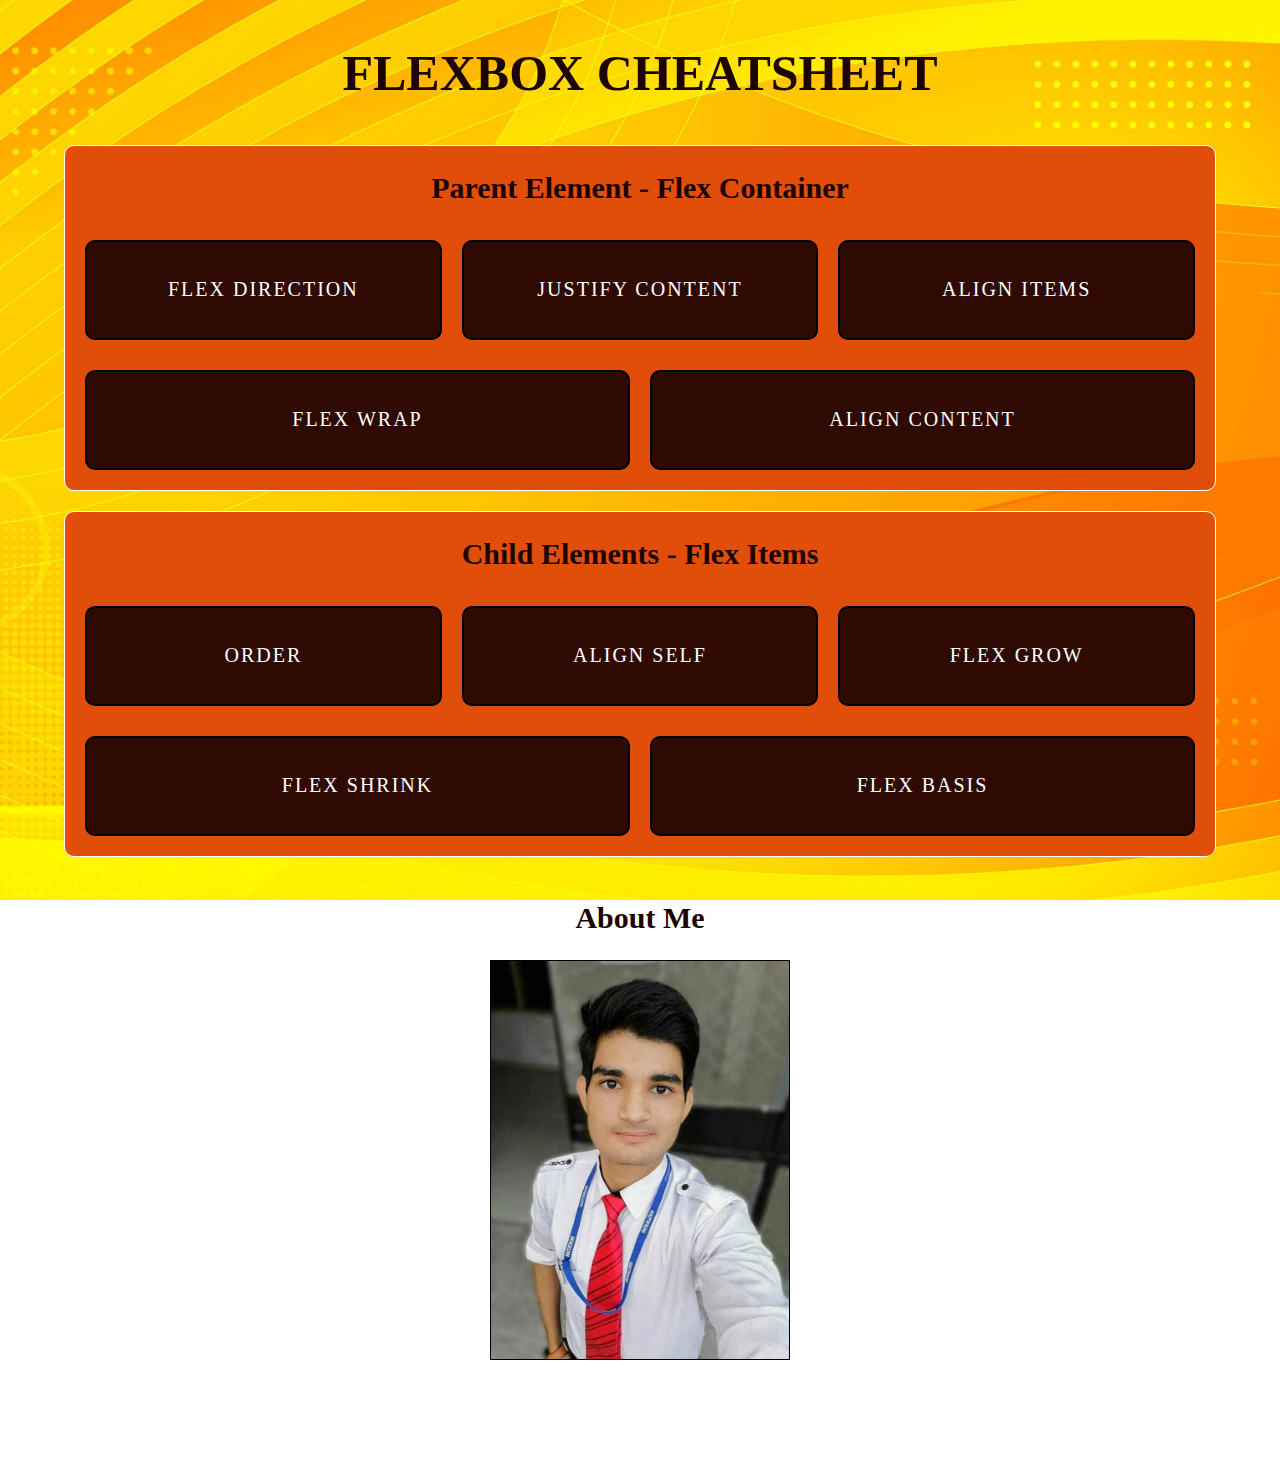
<file: index.html>
<!DOCTYPE html>
<html lang="en">
  <head>
    <meta charset="UTF-8" />
    <meta http-equiv="X-UA-Compatible" content="IE=edge" />
    <meta name="viewport" content="width=device-width, initial-scale=1.0,  shrink-to-fit=no"" />
    <title>Grid and Flexbox</title>
    <link href="https://fonts.googleapis.com/css2?family=Lobster&display=swap" rel="stylesheet">
    <link rel="stylesheet"  type="text/css"  href="CSS/index.css" />
  </head>
  <body>

    <!-- Grid CheatSheet Start -->
    <!-- <div class="sheet">
    <header><h1>GRID CHEATSHEET</h1></header>
    <div class="container">
      <p> <div class="box display_property">display: grid; <br>
        grid-template-columns: repeat(4, 1fr);<br>
        grid-template-rows: repeat(4, 100px); </div></p>
      </a>
      <p><div class="box gridColumns">   grid-template-columns: repeat(4, 1fr);
      </div></p>

      <p> <div class="box gridRows">grid-template-rows: repeat(4, 100px); </div></p>
      <p><div class="box gridGaps">grid-gap: 10px;</div></p>
    </div> -->
  </div>

    <!-- Grid CheatSheet End -->

    <!-- Flexbox Cheatsheet Start -->
  <div class="sheet">
    <h1>FLEXBOX CHEATSHEET</h1>
    <div class="container2">
      <h2>Parent Element - Flex Container</h2>
      <div class="Parent">
        <a href="flex__direction.html" class="Parent__element"  target="blank"> <div>Flex Direction</div></a>
        <a href="Justify__Content.html" class="Parent__element" target="blank" ><div>Justify Content</div></a>
        <a href="Align__items.html" class="Parent__element" target="blank" ><div>Align items</div> </a>
        </div>
        <div class="Parent">
        <a href="Flex__Wrap.html" class="Parent__element" target="blank"> <div>Flex Wrap</div></a>
        <a href="Align__Content.html" class="Parent__element" target="blank"> <div>Align Content</div></a>
      </div>
      </div>
    <div class="container2 child">
      <h2>Child Elements - Flex Items</h2>
      <div class="Child">
        <a href="Order.html" class="child__element" target="blank"> <div>Order</div></a>
        <a href="Align__Self.html" class="child__element"target="blank"><div>Align Self</div></a>
        <a href="FLex__Grow.html" class="child__element" target="blank" ><div>Flex Grow</div> </a>
        </div>
        <div class="Child">
        <a href="Flex__Shrink.html" class="child__element" target="blank"> <div>Flex Shrink</div></a>
        <a href="Flex__Basis.html" class="child__element" target="blank"> <div>Flex Basis</div></a>
      </div>
      </div>
    </div>
  </div>
    <!-- FlexBox CheatSheet End -->
    
    <!-- About me Start -->
    <div class="container3">
      <h2>About Me</h2>

      <div class="card">
        <div class="imgBox">
          <img src="CSS/Ritik.jpg" alt="">
        </div>
        <div class="details">
          <h2>Lorem, ipsum dolor.</h2>
          <p>Lorem ipsum dolor sit amet consectetur adipisicing elit. Quisquam, quod! Ex similique odit quo nulla obcaecati aspernatur architecto accusantium voluptas qui, minima esse!</p>
        </div>
      </div>
    </div>
    <!-- About Me End -->
  </body>
</html>
</file>
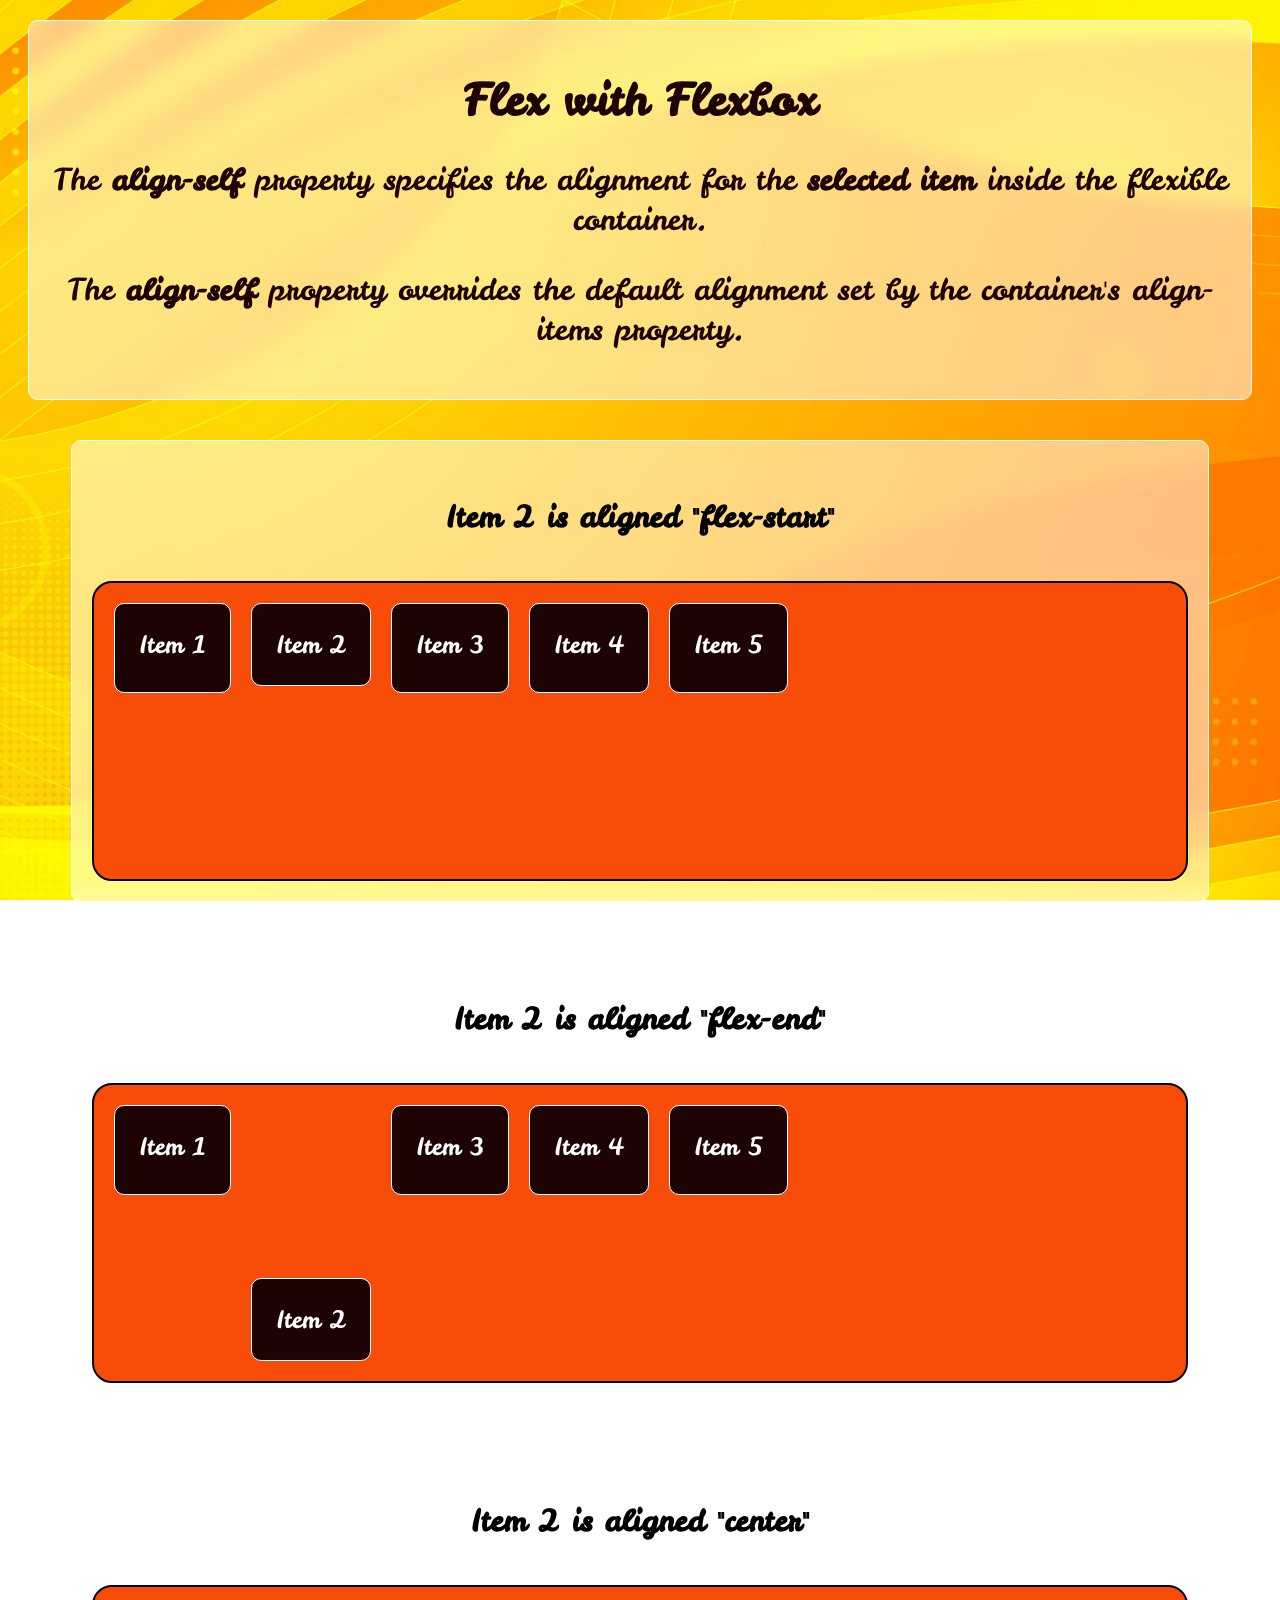
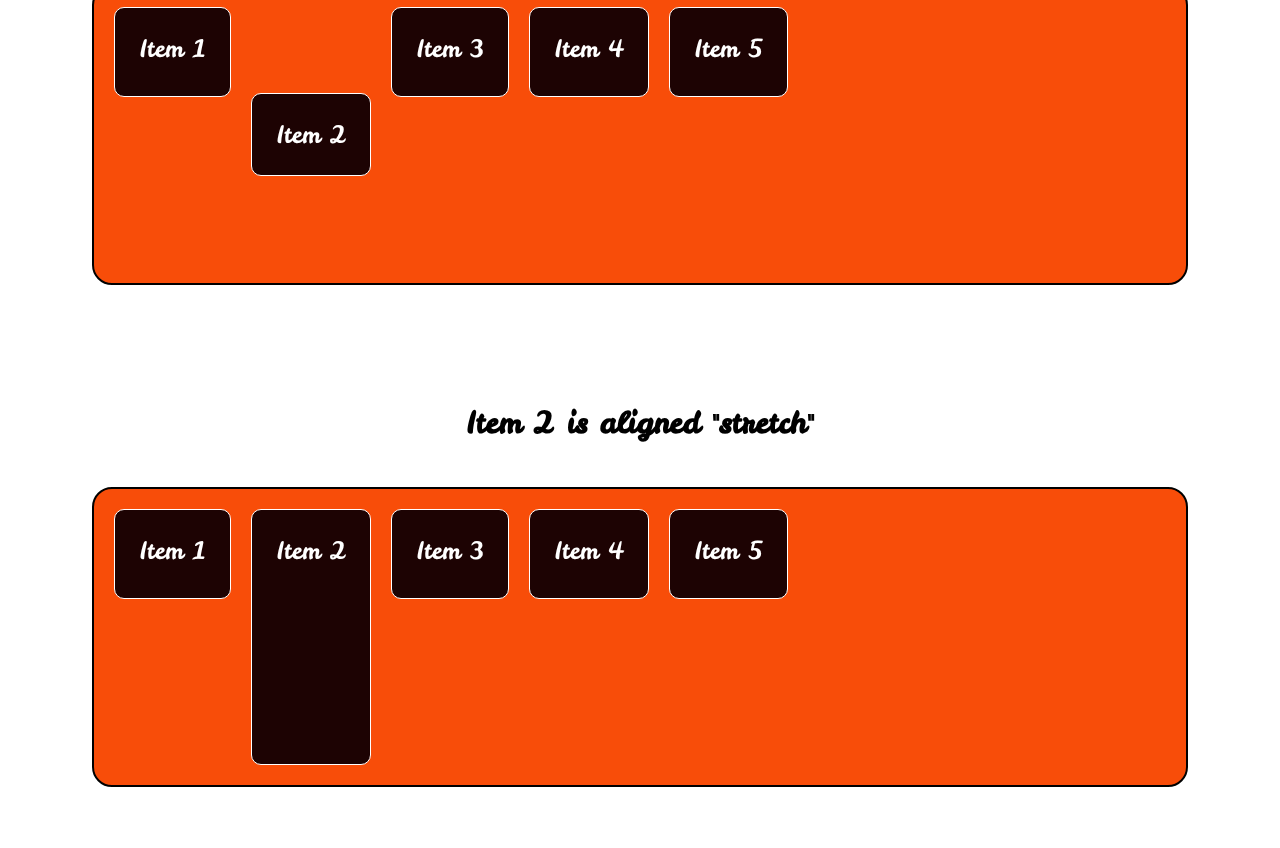
<file: Align__Self.html>
<!DOCTYPE html>
<html lang="en">
  <head>
    <meta charset="UTF-8" />
    <meta http-equiv="X-UA-Compatible" content="IE=edge" />
    <meta name="viewport" content="width=device-width, initial-scale=1.0" />
    <title>align-self</title>
    <link rel="preconnect" href="https://fonts.gstatic.com">
<link href="https://fonts.googleapis.com/css2?family=Leckerli One&display=swap" rel="stylesheet">
    <link rel="stylesheet" type="text/css" href="CSS/Align__Self.css" />
  </head>
  <body>
    <div class="container">
      <div class="header">
        <h1>Flex with Flexbox</h1>
        <p>
            The <b> align-self </b>property specifies the alignment for the <b> selected item</b> inside the flexible container.
          <br>
            <p>The <b> align-self</b> property overrides the default alignment set by the container's align-items property.</p>
        </p>
      </div>
      <div class="box">
        <h2>Item 2 is aligned "flex-start"</h2>
        <div class="box__container box__container1">
          <div class="boxes box1">Item 1</div>
          <div class="boxes box2">Item 2</div>
          <div class="boxes box3">Item 3</div>
          <div class="boxes box4">Item 4</div>
          <div class="boxes box5">Item 5</div>
        </div>
      </div>
      <div class="box">
        <h2>Item 2 is aligned "flex-end"</h2>
        <div class="box__container box__container2">
          <div class="boxes box1">Item 1</div>
          <div class="boxes box2">Item 2</div>
          <div class="boxes box3">Item 3</div>
          <div class="boxes box4">Item 4</div>
          <div class="boxes box5">Item 5</div>
        </div>
      </div>
      <div class="box">
        <h2>Item 2 is aligned "center"</h2>
        <div class="box__container box__container3">
          <div class="boxes box1">Item 1</div>
          <div class="boxes box2">Item 2</div>
          <div class="boxes box3">Item 3</div>
          <div class="boxes box4">Item 4</div>
          <div class="boxes box5">Item 5</div>
        </div>
      </div>
      <div class="box">
        <h2>Item 2 is aligned "stretch"</h2>
        <div class="box__container box__container4">
          <div class="boxes box1">Item 1</div>
          <div class="boxes box2">Item 2</div>
          <div class="boxes box3">Item 3</div>
          <div class="boxes box4">Item 4</div>
          <div class="boxes box5">Item 5</div>
        </div>
      </div>
    </div>
  </body>
</html>
</file>
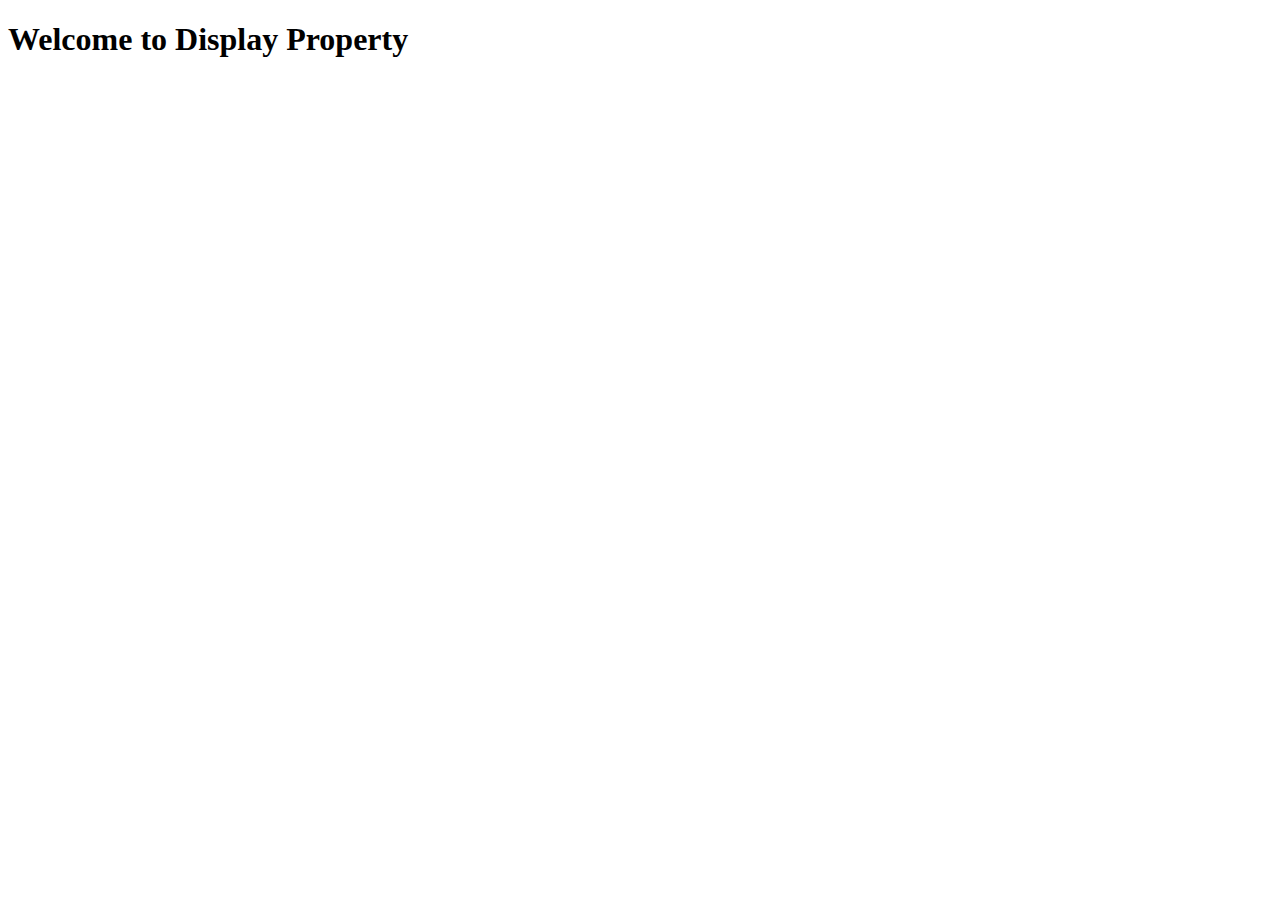
<file: display_property.html>
<!DOCTYPE html>
<html lang="en">
<head>
    <meta charset="UTF-8">
    <meta http-equiv="X-UA-Compatible" content="IE=edge">
    <meta name="viewport" content="width=device-width, initial-scale=1.0">
    <title>Display Property</title>
</head>
<body>
    <h1>Welcome to Display Property</h1>
</body>
</html>
</file>
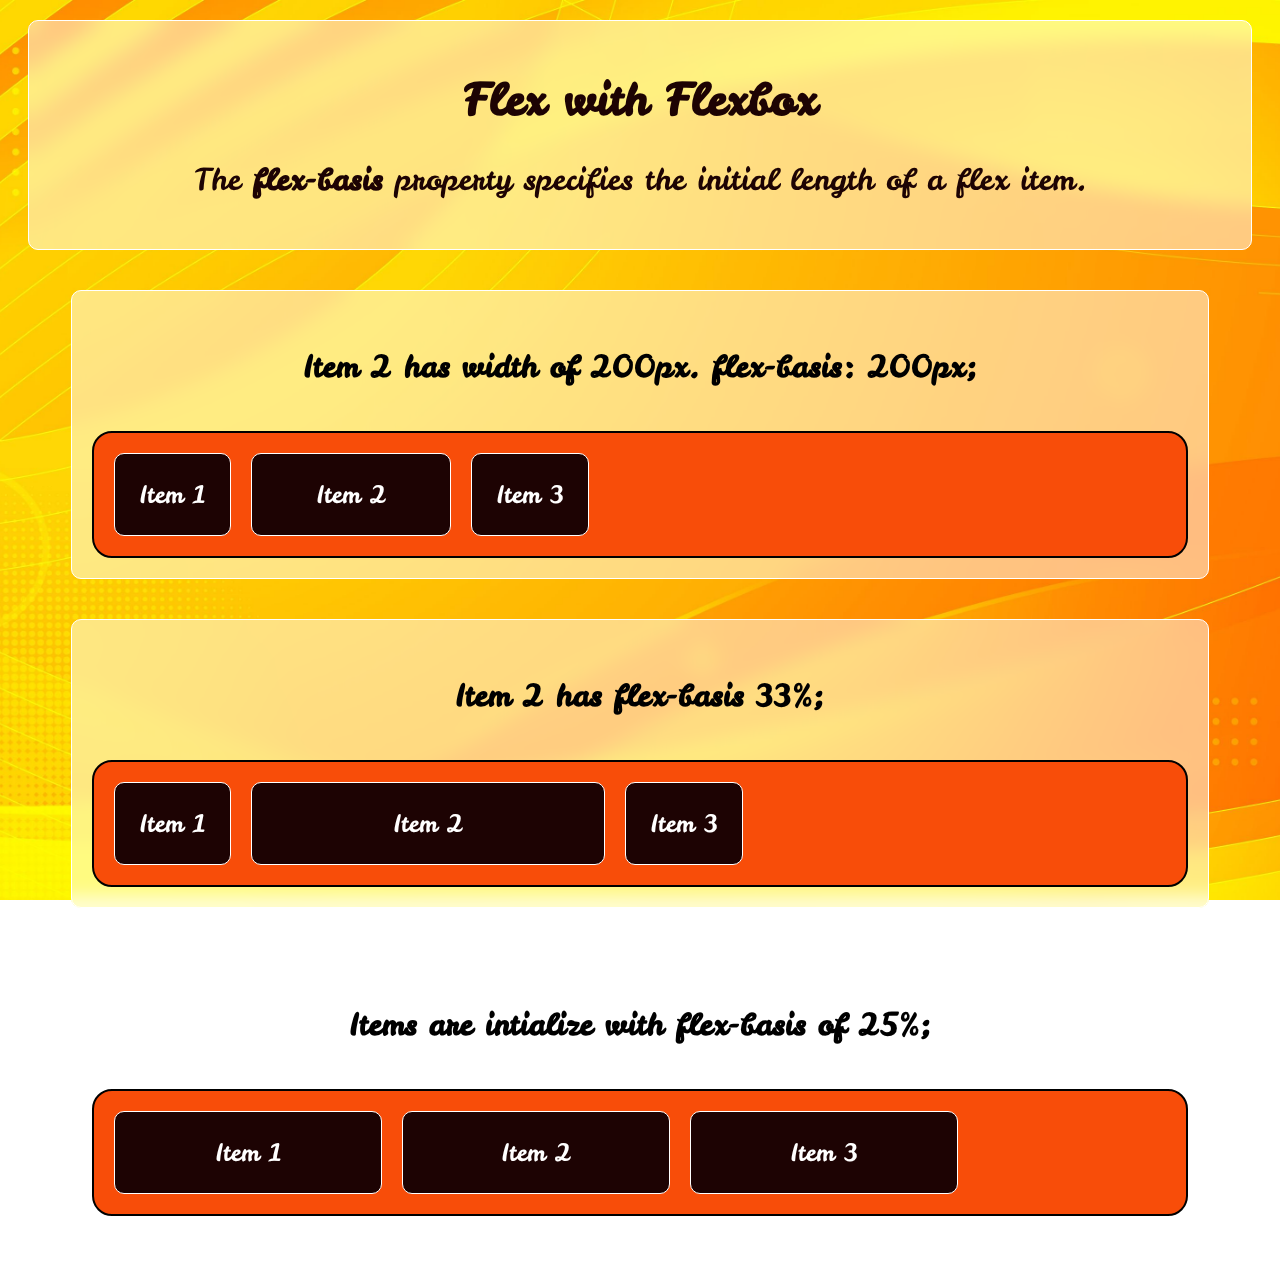
<file: Flex__Basis.html>
<!DOCTYPE html>
<html lang="en">
  <head>
    <meta charset="UTF-8" />
    <meta http-equiv="X-UA-Compatible" content="IE=edge" />
    <meta name="viewport" content="width=device-width, initial-scale=1.0" />
    <title>flex-basis</title>
    <link rel="preconnect" href="https://fonts.gstatic.com" />
    <link
      href="https://fonts.googleapis.com/css2?family=Leckerli One&display=swap"
      rel="stylesheet"
    />
    <link rel="stylesheet" type="text/css" href="CSS/flex__basis.css" />
  </head>
  <body>
    <div class="container">
      <div class="header">
        <h1>Flex with Flexbox</h1>
        <p>
          The <b> flex-basis  </b> property specifies the initial length of a flex item.
        </p>
      </div>
      <div class="box">
        <h2>Item 2 has width of 200px. flex-basis: 200px;
        </h2>
        <div class="box__container box__container1">
          <div class="boxes box1">Item 1</div>
          <div class="boxes box2">Item 2</div>
          <div class="boxes box3">Item 3</div>
        </div>
      </div>
      <div class="box">
        <h2>Item 2 has flex-basis 33%;
        </h2>
        <div class="box__container box__container2">
          <div class="boxes box1">Item 1</div>
          <div class="boxes box2">Item 2</div>
          <div class="boxes box3">Item 3</div>
        </div>
      </div>
      <div class="box">
        <h2>Items are intialize with flex-basis of 25%;
        </h2>
        <div class="box__container box__container3">
          <div class="boxes box1">Item 1</div>
          <div class="boxes box2">Item 2</div>
          <div class="boxes box3">Item 3</div>
        </div>
      </div>
    </div>
  </body>
</html>
</file>
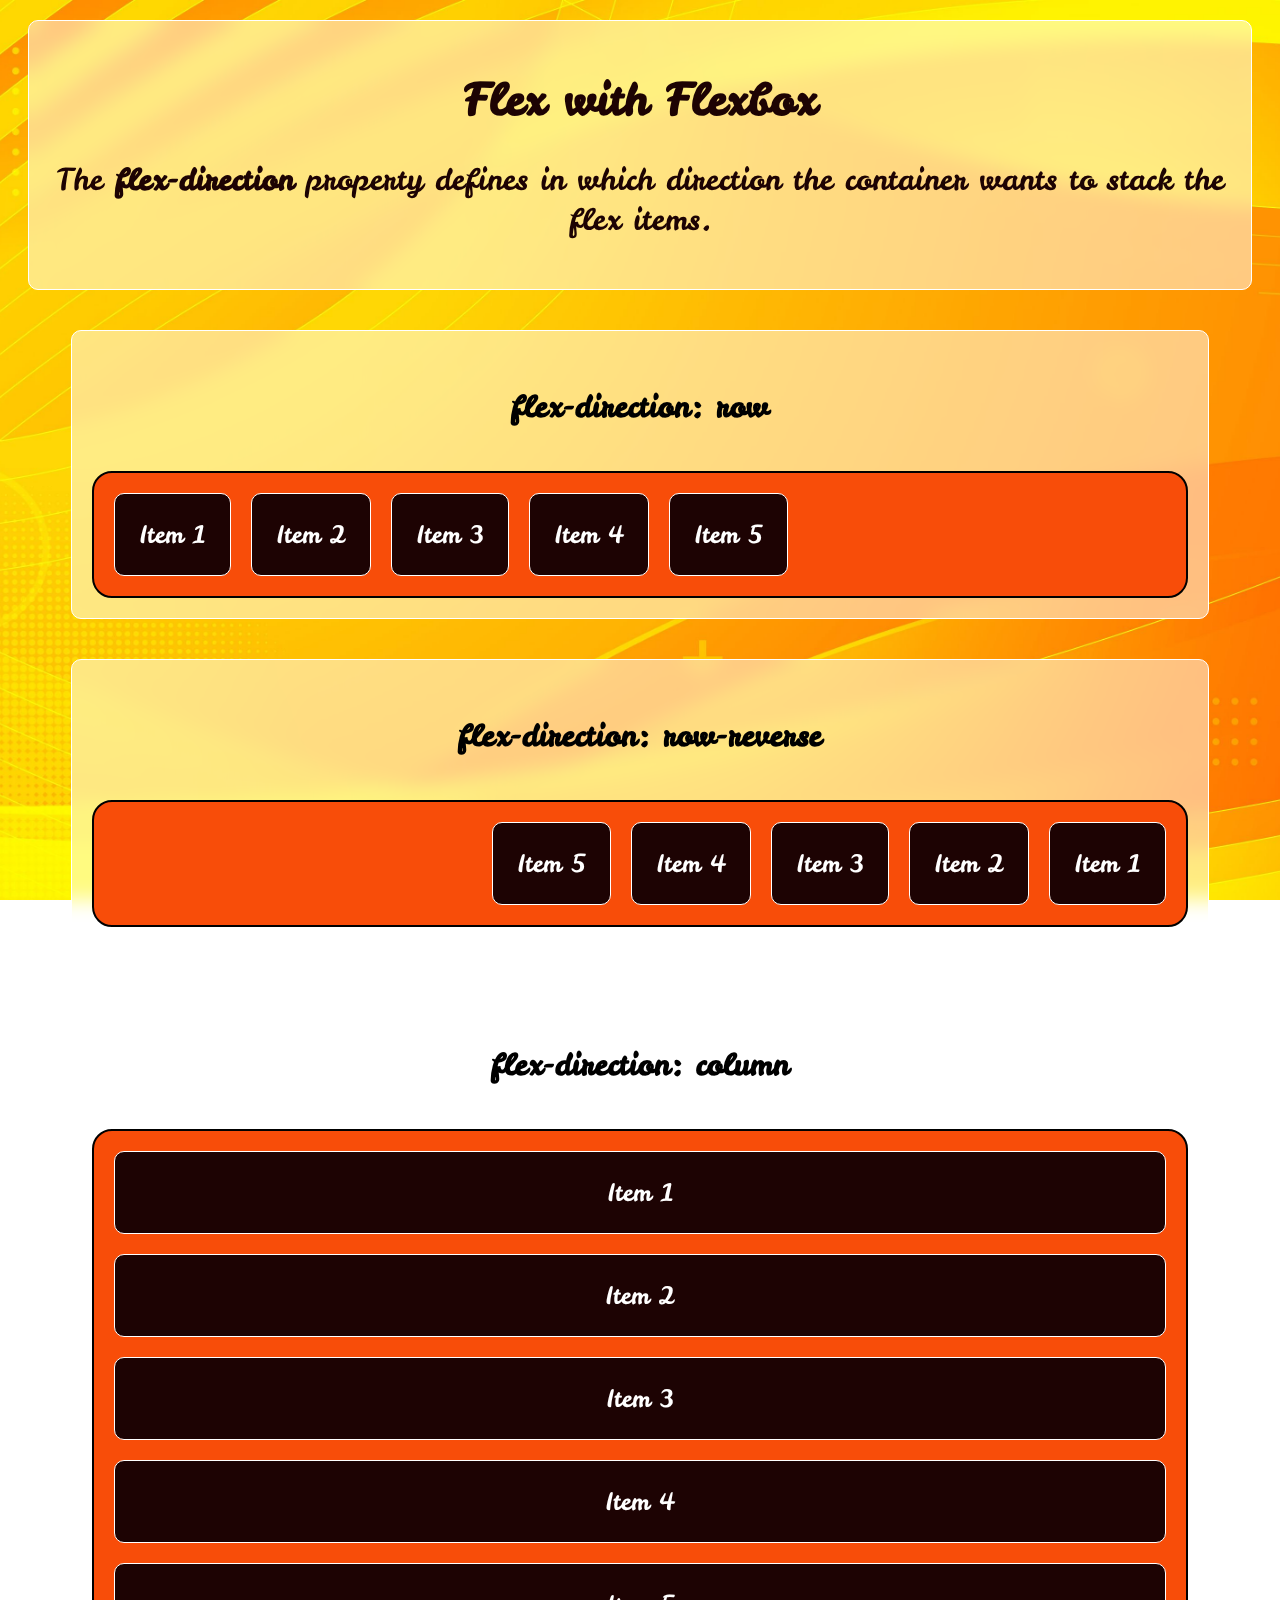
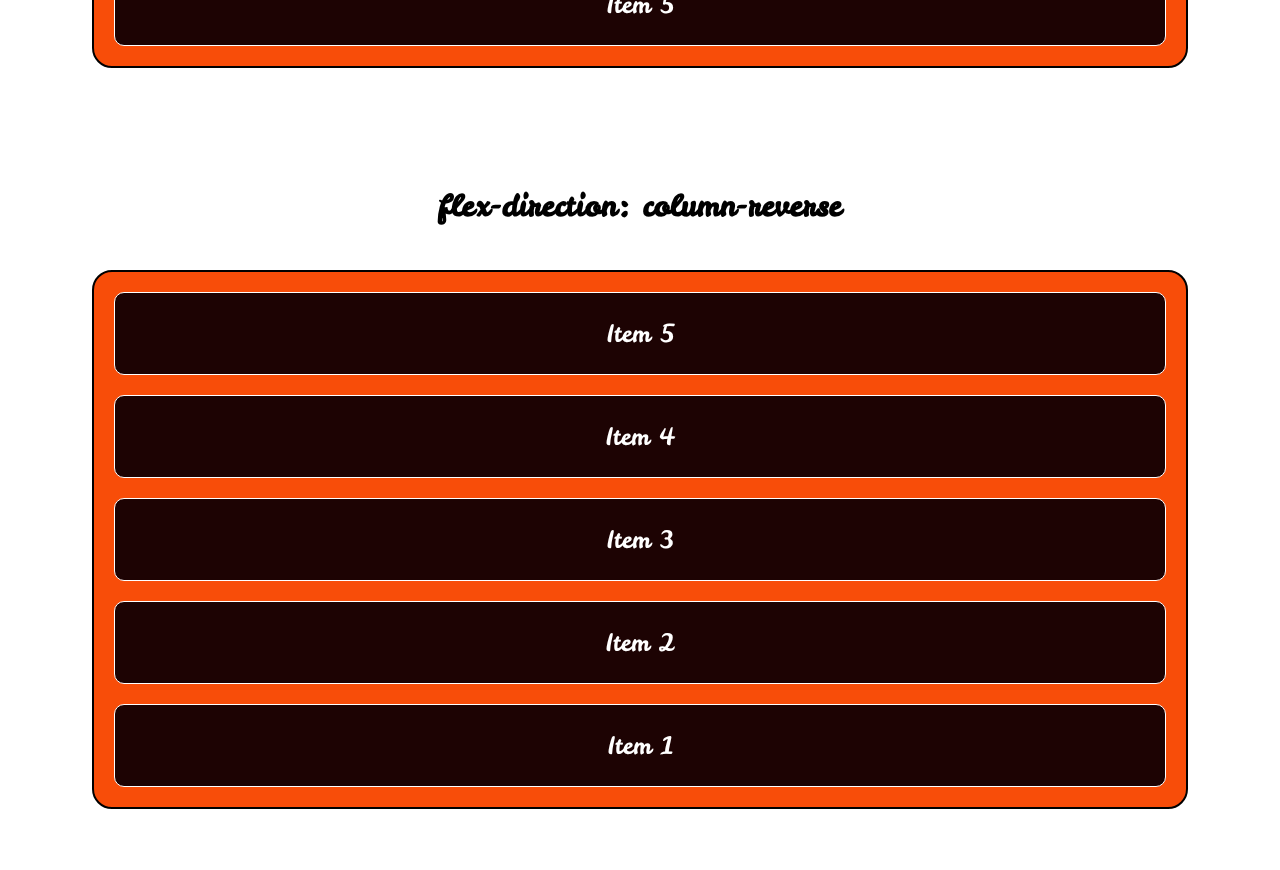
<file: flex__direction.html>
<!DOCTYPE html>
<html lang="en">
  <head>
    <meta charset="UTF-8" />
    <meta http-equiv="X-UA-Compatible" content="IE=edge" />
    <meta name="viewport" content="width=device-width, initial-scale=1.0" />
    <title>Flex Direction</title>
    <link rel="preconnect" href="https://fonts.gstatic.com">
<link href="https://fonts.googleapis.com/css2?family=Leckerli One&display=swap" rel="stylesheet">
    <link rel="stylesheet" type="text/css" href="CSS/flex__direction.css" />
  </head>
  <body>
    <div class="container">
      <div class="header">
        <h1>Flex with Flexbox</h1>
        <p>
          The <b> flex-direction</b> property defines in which direction the container
          wants to stack the flex items.
        </p>
      </div>
      <div class="box">
        <h2>flex-direction: row</h2>
        <div class="box__container box__container1">
          <div class="boxes box1">Item 1</div>
          <div class="boxes box2">Item 2</div>
          <div class="boxes box3">Item 3</div>
          <div class="boxes box4">Item 4</div>
          <div class="boxes box5">Item 5</div>
        </div>
      </div>
      <div class="box">
        <h2>flex-direction: row-reverse</h2>
        <div class="box__container box__container2">
          <div class="boxes box1">Item 1</div>
          <div class="boxes box2">Item 2</div>
          <div class="boxes box3">Item 3</div>
          <div class="boxes box4">Item 4</div>
          <div class="boxes box5">Item 5</div>
        </div>
      </div>
      <div class="box">
        <h2>flex-direction: column</h2>
        <div class="box__container box__container3">
          <div class="boxes box1">Item 1</div>
          <div class="boxes box2">Item 2</div>
          <div class="boxes box3">Item 3</div>
          <div class="boxes box4">Item 4</div>
          <div class="boxes box5">Item 5</div>
        </div>
      </div>
      <div class="box">
        <h2>flex-direction: column-reverse</h2>
        <div class="box__container box__container4">
          <div class="boxes box1">Item 1</div>
          <div class="boxes box2">Item 2</div>
          <div class="boxes box3">Item 3</div>
          <div class="boxes box4">Item 4</div>
          <div class="boxes box5">Item 5</div>
        </div>
      </div>
    </div>
  </body>
</html>
</file>
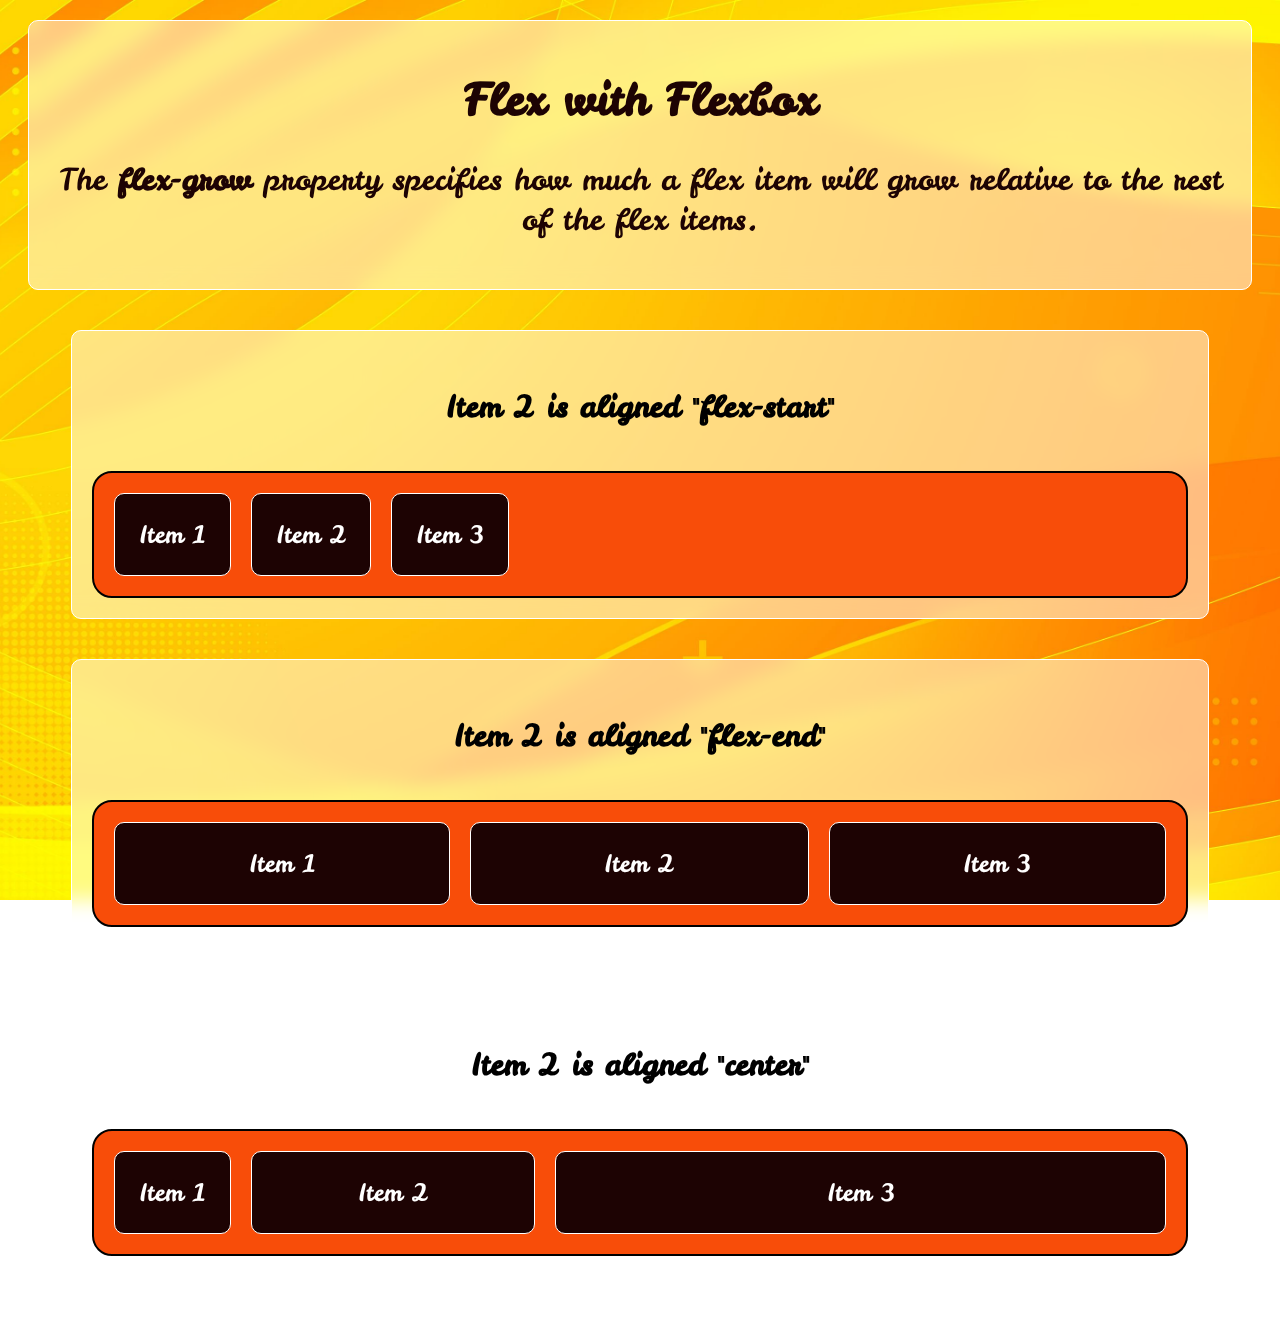
<file: FLex__Grow.html>
<!DOCTYPE html>
<html lang="en">
  <head>
    <meta charset="UTF-8" />
    <meta http-equiv="X-UA-Compatible" content="IE=edge" />
    <meta name="viewport" content="width=device-width, initial-scale=1.0" />
    <title>flex-grow</title>
    <link rel="preconnect" href="https://fonts.gstatic.com" />
    <link
      href="https://fonts.googleapis.com/css2?family=Leckerli One&display=swap"
      rel="stylesheet"
    />
    <link rel="stylesheet" type="text/css" href="CSS/flex__grow.css" />
  </head>
  <body>
    <div class="container">
      <div class="header">
        <h1>Flex with Flexbox</h1>
        <p>
          The <b> flex-grow </b> property specifies how much a flex item will
          grow relative to the rest of the flex items.
        </p>
      </div>
      <div class="box">
        <h2>Item 2 is aligned "flex-start"</h2>
        <div class="box__container box__container1">
          <div class="boxes box1">Item 1</div>
          <div class="boxes box2">Item 2</div>
          <div class="boxes box3">Item 3</div>
        </div>
      </div>
      <div class="box">
        <h2>Item 2 is aligned "flex-end"</h2>
        <div class="box__container box__container2">
          <div class="boxes box1">Item 1</div>
          <div class="boxes box2">Item 2</div>
          <div class="boxes box3">Item 3</div>
        </div>
      </div>
      <div class="box">
        <h2>Item 2 is aligned "center"</h2>
        <div class="box__container box__container3">
          <div class="boxes box1">Item 1</div>
          <div class="boxes box2">Item 2</div>
          <div class="boxes box3">Item 3</div>
        </div>
      </div>
    </div>
  </body>
</html>
</file>
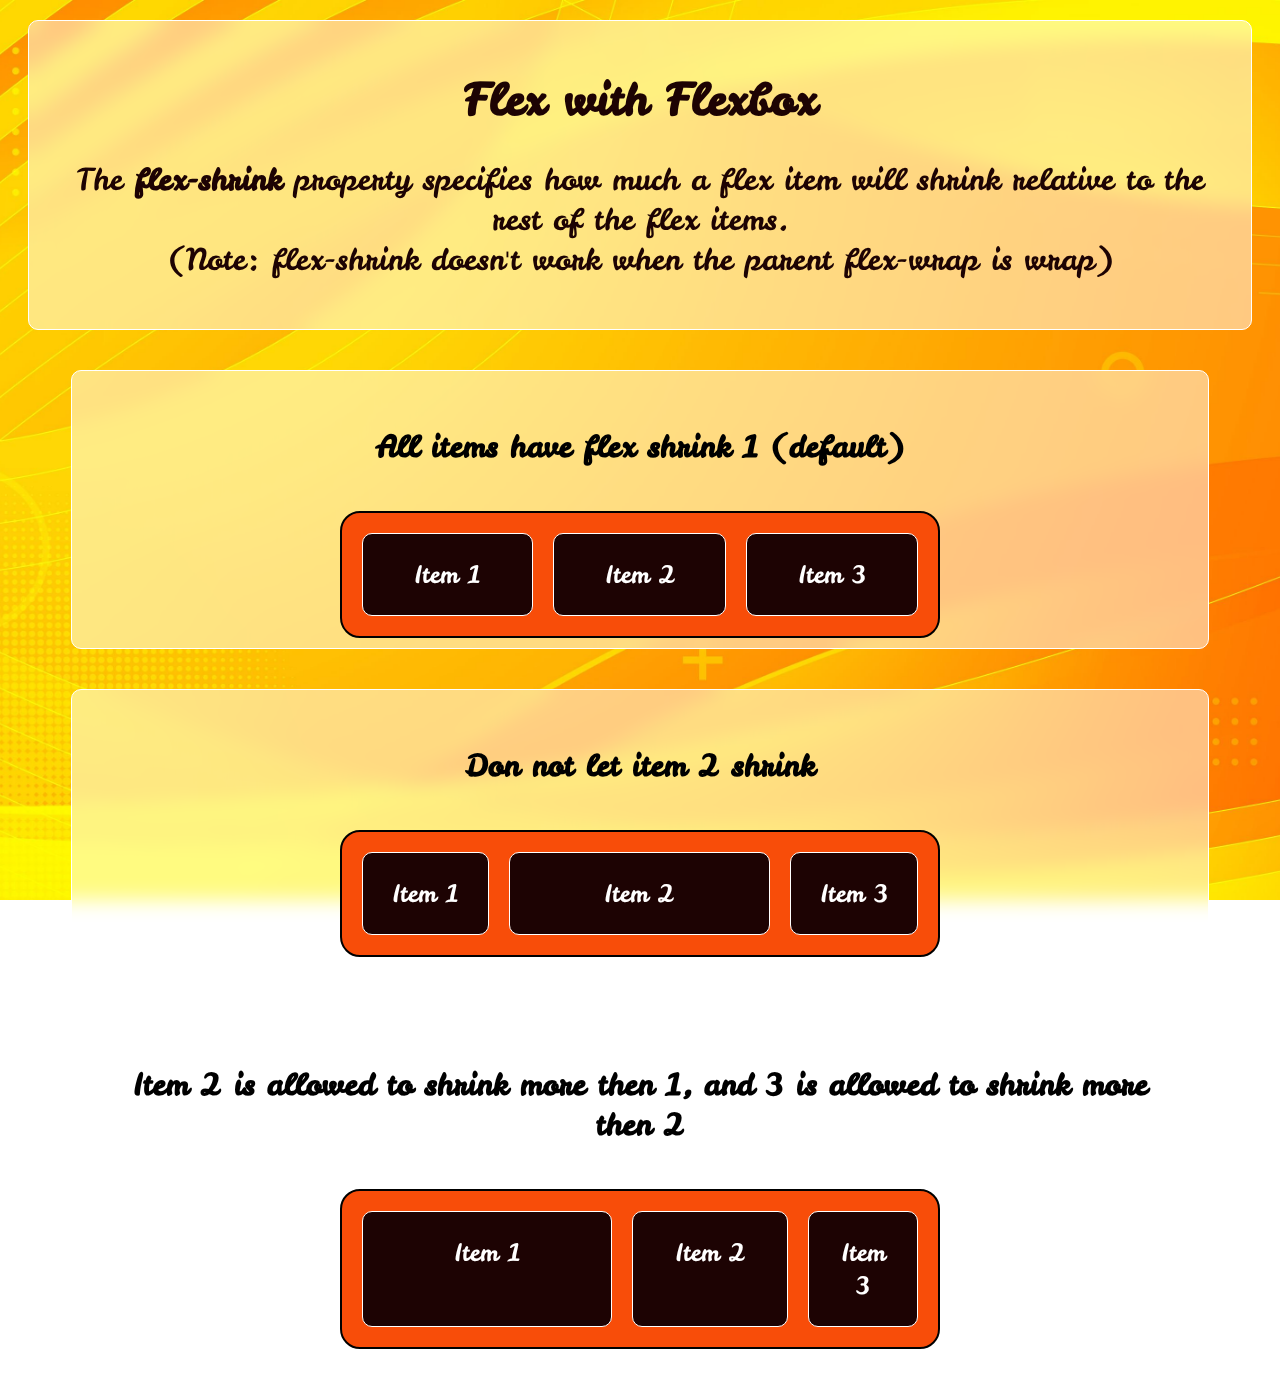
<file: Flex__Shrink.html>
<!DOCTYPE html>
<html lang="en">
  <head>
    <meta charset="UTF-8" />
    <meta http-equiv="X-UA-Compatible" content="IE=edge" />
    <meta name="viewport" content="width=device-width, initial-scale=1.0" />
    <title>flex-shrink</title>
    <link rel="preconnect" href="https://fonts.gstatic.com" />
    <link
      href="https://fonts.googleapis.com/css2?family=Leckerli One&display=swap"
      rel="stylesheet"
    />
    <link rel="stylesheet" type="text/css" href="CSS/flex__shrink.css" />
  </head>
  <body>
    <div class="container">
      <div class="header">
        <h1>Flex with Flexbox</h1>
        <p>
          The <b> flex-shrink  </b> property specifies how much a flex item will shrink relative to the rest of the flex items. <br>
          (Note: flex-shrink doesn't work when the parent flex-wrap is wrap)
        </p>
      </div>
      <div class="box">
        <h2>All items have flex shrink 1 (default)
        </h2>
        <div class="box__container box__container1">
          <div class="boxes box1">Item 1</div>
          <div class="boxes box2">Item 2</div>
          <div class="boxes box3">Item 3</div>
        </div>
      </div>
      <div class="box">
        <h2>Don not let item 2 shrink
        </h2>
        <div class="box__container box__container2">
          <div class="boxes box1">Item 1</div>
          <div class="boxes box2">Item 2</div>
          <div class="boxes box3">Item 3</div>
        </div>
      </div>
      <div class="box">
        <h2>Item 2 is allowed to shrink more then 1, and 3 is allowed to shrink more then 2
        </h2>
        <div class="box__container box__container3">
          <div class="boxes box1">Item 1</div>
          <div class="boxes box2">Item 2</div>
          <div class="boxes box3">Item 3</div>
        </div>
      </div>
    </div>
  </body>
</html>
</file>
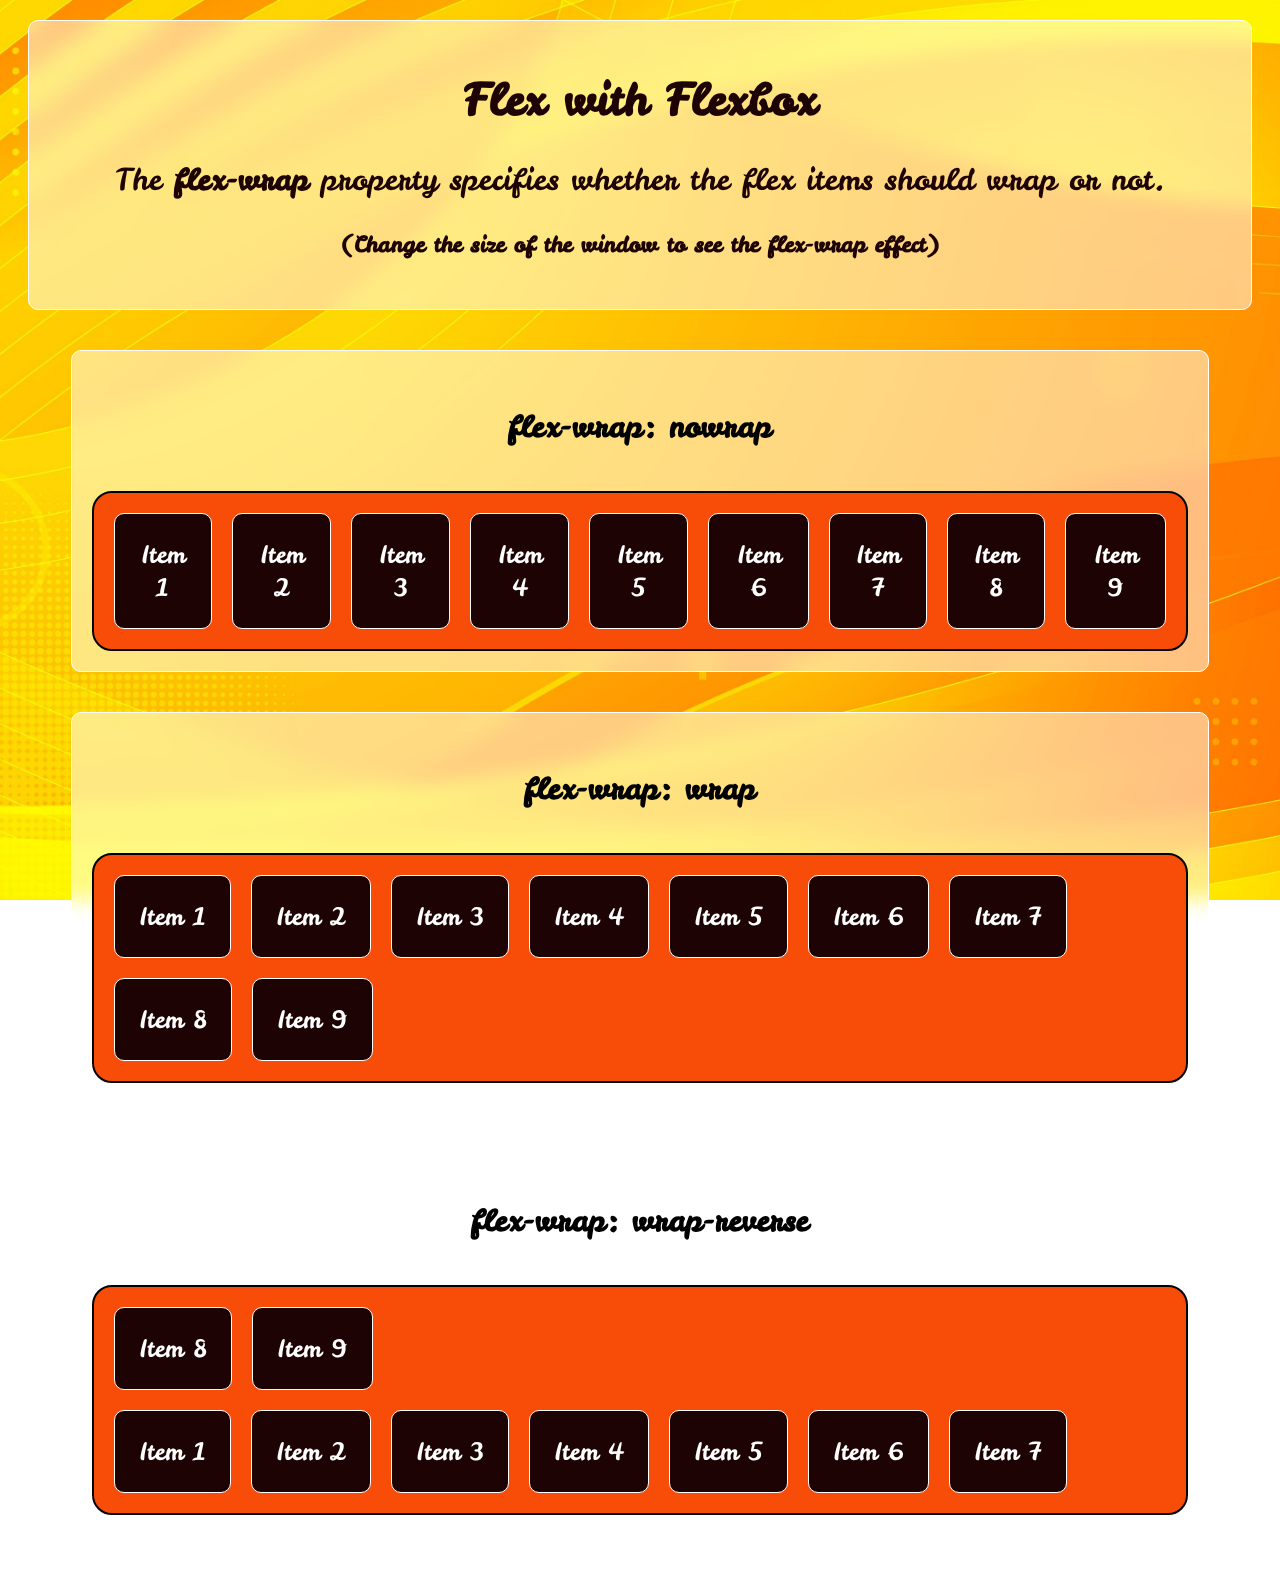
<file: Flex__Wrap.html>
<!DOCTYPE html>
<html lang="en">
  <head>
    <meta charset="UTF-8" />
    <meta http-equiv="X-UA-Compatible" content="IE=edge" />
    <meta name="viewport" content="width=device-width, initial-scale=1.0" />
    <title>Flex Wrap</title>
    <link rel="preconnect" href="https://fonts.gstatic.com">
<link href="https://fonts.googleapis.com/css2?family=Leckerli+One&display=swap" rel="stylesheet">
    <link rel="stylesheet" type="text/css" href="CSS/flex__wrap.css" />
  </head>
  <body>
    <div class="container">
      <div class="header">
        <h1>Flex with Flexbox</h1>
        <p>
          The <b> flex-wrap </b> property specifies whether the flex items should wrap or not.
          <br>
          <h4> (Change the size of the window to see the flex-wrap effect)</h4>
        </p>
      </div>
      <div class="box">
        <h2>flex-wrap: nowrap
        </h2>
        <div class="box__container box__container1">
          <div class="boxes box1">Item 1</div>
          <div class="boxes box2">Item 2</div>
          <div class="boxes box3">Item 3</div>
          <div class="boxes box4">Item 4</div>
          <div class="boxes box5">Item 5</div>
          <div class="boxes box5">Item 6</div>
          <div class="boxes box5">Item 7</div>
          <div class="boxes box5">Item 8</div>
          <div class="boxes box5">Item 9</div>
        </div>
      </div>
      <div class="box">
        <h2>flex-wrap: wrap</h2>
        <div class="box__container box__container2">
          <div class="boxes box1">Item 1</div>
          <div class="boxes box2">Item 2</div>
          <div class="boxes box3">Item 3</div>
          <div class="boxes box4">Item 4</div>
          <div class="boxes box5">Item 5</div>
          <div class="boxes box5">Item 6</div>
          <div class="boxes box5">Item 7</div>
          <div class="boxes box5">Item 8</div>
          <div class="boxes box5">Item 9</div>
        </div>
      </div>
      <div class="box">
        <h2>flex-wrap: wrap-reverse</h2>
        <div class="box__container box__container3">
          <div class="boxes box1">Item 1</div>
          <div class="boxes box2">Item 2</div>
          <div class="boxes box3">Item 3</div>
          <div class="boxes box4">Item 4</div>
          <div class="boxes box5">Item 5</div>
          <div class="boxes box5">Item 6</div>
          <div class="boxes box5">Item 7</div>
          <div class="boxes box5">Item 8</div>
          <div class="boxes box5">Item 9</div>
        </div>
      </div>
    </div>
  </body>
</html>
</file>
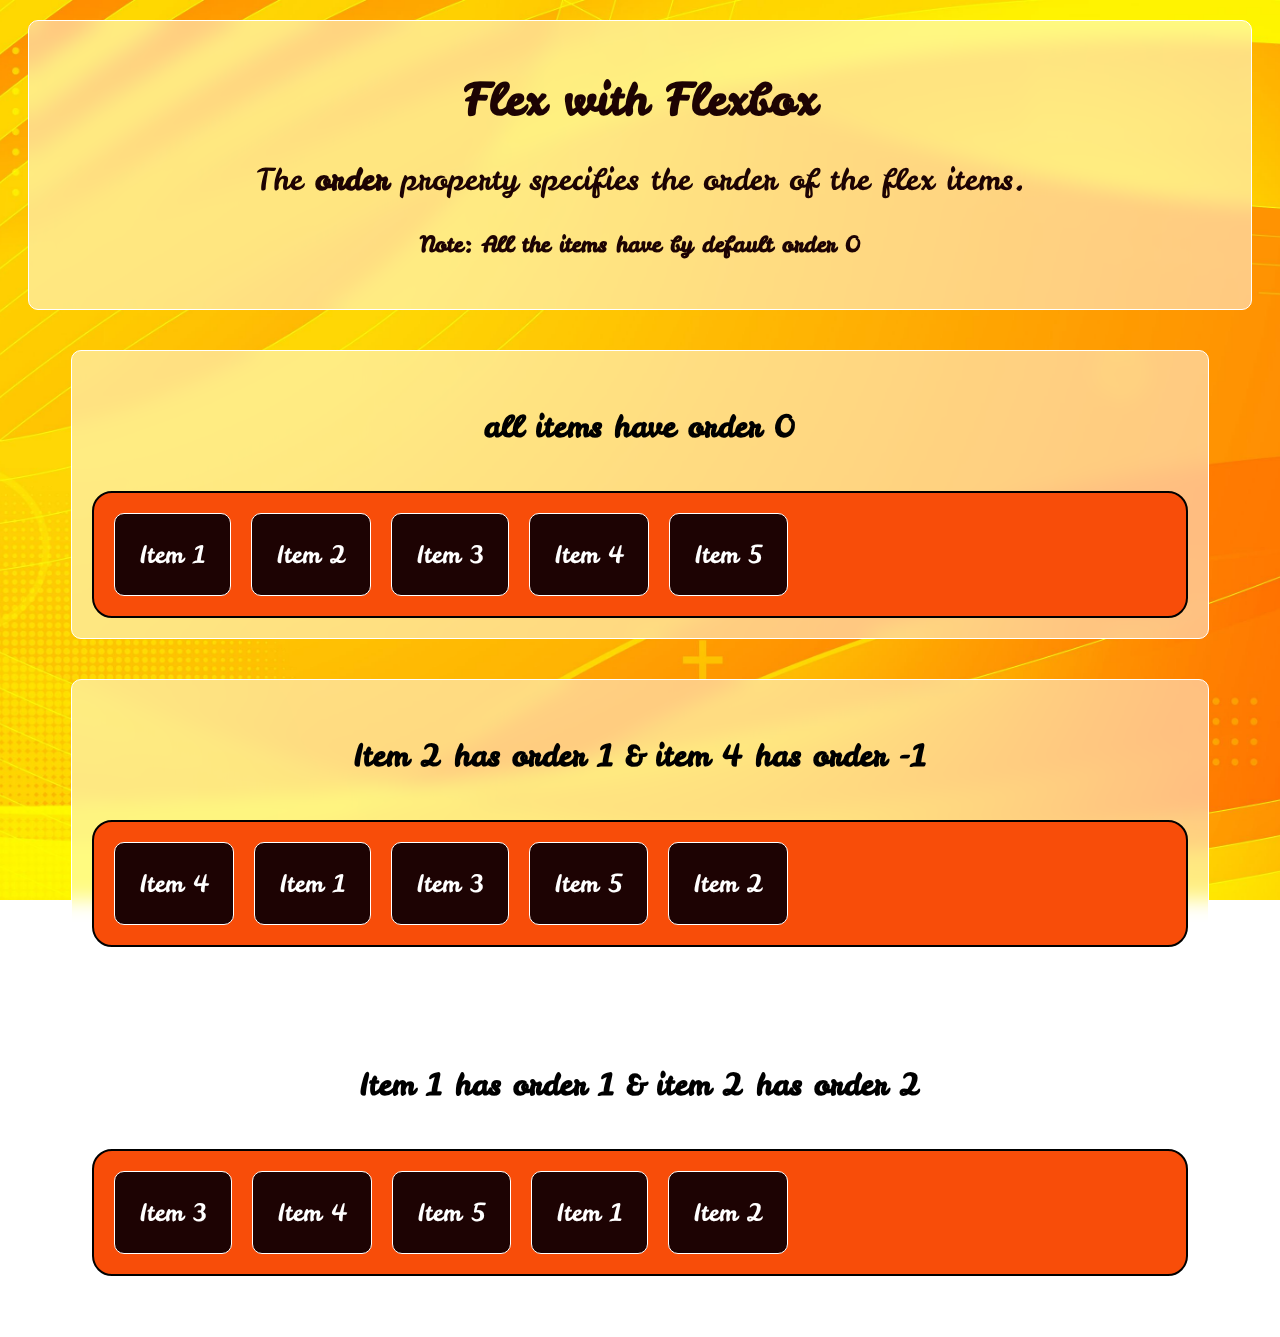
<file: Order.html>
<!DOCTYPE html>
<html lang="en">
  <head>
    <meta charset="UTF-8" />
    <meta http-equiv="X-UA-Compatible" content="IE=edge" />
    <meta name="viewport" content="width=device-width, initial-scale=1.0" />
    <title>Order</title>
    <link rel="preconnect" href="https://fonts.gstatic.com">
<link href="https://fonts.googleapis.com/css2?family=Leckerli One&display=swap" rel="stylesheet">
    <link rel="stylesheet" type="text/css" href="CSS/Order.css" />
  </head>
  <body>
    <div class="container">
      <div class="header">
        <h1>Flex with Flexbox</h1>
        <p>
          The <b> order </b> property specifies the order of the flex items.
          <br>
          <h4>Note: All the items have by default order 0</h4>
        </p>
      </div>
      <div class="box">
        <h2>all items have order 0</h2>
        <div class="box__container order0">
          <div class="boxes box1">Item 1</div>
          <div class="boxes box2">Item 2</div>
          <div class="boxes box3">Item 3</div>
          <div class="boxes box4">Item 4</div>
          <div class="boxes box5">Item 5</div>
        </div>
      </div>
      <div class="box">
        <h2>Item 2 has order 1 & item 4 has order -1</h2>
        <div class="box__container order1">
          <div class="boxes box1">Item 1</div>
          <div class="boxes box2">Item 2</div>
          <div class="boxes box3">Item 3</div>
          <div class="boxes box4">Item 4</div>
          <div class="boxes box5">Item 5</div>
        </div>
      </div>
      <div class="box">
        <h2>Item 1 has order 1 & item 2 has order 2</h2>
        <div class="box__container order2">
          <div class="boxes box1">Item 1</div>
          <div class="boxes box2">Item 2</div>
          <div class="boxes box3">Item 3</div>
          <div class="boxes box4">Item 4</div>
          <div class="boxes box5">Item 5</div>
        </div>
      </div>
    </div>
  </body>
</html>
</file>
<file: CSS/index.css>
* {
  box-sizing: border-box;
}
body {
  max-width: 1200px;
  width: 90%;
  margin: 0 auto;
  position: relative;
  background: url("background1.jpg");
  background-repeat: no-repeat;
  background-size: cover;
  background-attachment: fixed;
  background-position: center;
  scroll-behavior: smooth;
  color: rgb(29, 3, 3);
}
/* Grid Start */
/* .sheet{
  border: 2px solid white;
  padding: 20px;
  margin: 20px;
}
h1 {
  text-align: center;
  font-size: 50px;
  padding: 10px;
}
.container {
  display: grid;
  grid-template-columns: repeat(4, 1fr);
  grid-template-rows: repeat(4, 100px);
  grid-gap: 10px;
  color: #000000;
  font-size: 20px;
  padding: 10px;
  border-radius: 10px;
} */

/* Media Queries */
/* For Grid CheatSheet */
@media only screen and (max-width: 500px){
  h1{
    font-size: 2em;
  }
  .container{
    font-size: 1em;
  }
}@media only screen and (min-width: 500px) and (max-width: 620px){

  .container{
    font-size: 1.5em;
  }
  .box{
    margin: 10px;
  }
}

/* for making glassy div */
/* @supports (-webkit-backdrop-filter: none) or (backdrop-filter: none) {
  .sheet{
    -webkit-backdrop-filter: blur(10px);
    backdrop-filter: blur(10px);
    background-color: rgba(255, 255, 255, 0.5);
    border: 1px solid white;
  }
  .container {
    -webkit-backdrop-filter: blur(10px);
    backdrop-filter: blur(10px);
    background-color: rgb(224, 78, 9, 1);
    border: 1px solid white;
  }
}

.box {
  border: 2px solid black;
  color: white;
  display: flex;
  align-items: center;
  justify-content: center;
  background-color:rgba(29, 3, 3, 0.911);
  margin: 10px;
  padding: 15px;
  font-family: 'Leckerli One', cursive;
  border-radius: 10px;

}

.box:hover {
  background-color: rgb(255, 226, 226);
  color: black;
  font-weight: 600;}

a, p {
  text-decoration: none;
  text-transform: uppercase;
  font-weight: 500;
  letter-spacing: 2px;
  color: white;
}
.display_property {
  grid-column-start: 1;
  grid-column-end: 3;
  grid-row-start: 1;
  grid-row-end: 3;
}
.gridColumns {
  grid-column-start: 1;
  grid-column-end: 3;
  grid-row-start: 3;
  grid-row-end: 5;
}
.gridRows {
  grid-column-start: 3;
  grid-column-end: 5;
  grid-row-start: 1;
  grid-row-end: 3;
}
.gridGaps {
  grid-column-start: 3;
  grid-column-end: 5;
  grid-row-start: 3;
  grid-row-end: 5;
} */
/* Grid End */
/* FlexBox Cheatsheet */
.container2{
  margin-bottom: 20px;
  border-radius: 10px;
}
h1 {
  text-align: center;
  font-size: 50px;
  padding: 10px;
}
h2{
  text-align: center;
  font-size: 30px;
  font-family: 'Leckerli One', cursive;

}
a {
  text-decoration: none;
  text-transform: uppercase;
  font-weight: 500;
  letter-spacing: 2px;
  color: white;
}
.Parent, .Child{
  display: flex;
  flex-direction: row;
  flex-flow: row wrap;
  justify-content: center;
  align-items: center;
  margin: 10px;
  font-size: 20px;
  font-family: 'Leckerli One', cursive;

}

.Parent__element, .child__element{
  display: flex;
  width: 200px;
  height: 100px;
  background-color:rgba(29, 3, 3, 0.911);
  color: white;
  border: 2px solid black;
  margin: 10px;
  padding: 15px;
  flex-grow: 1;
  justify-content: center;
  align-items: center;
  font-weight: 500;
  border-radius: 10px;
}
.Parent__element:hover, .child__element:hover {
  background-color: rgb(255, 226, 226);
  color: black;
  font-weight: 600;
}

/* About Me start */
.container3{
  display: flex;
  flex-direction: column;
  flex-wrap: wrap;
  justify-content: center;
  align-content: center;
}
.card{
  position: relative;
  margin-bottom: 120px;
  align-content: center;
  justify-content: center;
  width: 300px;
  height: 400px;
  background: #fff;
  transform-style: preserve-3d;
  transform: perspective(2000px);
  transition: 1s;
  box-shadow: inset 300px 0 50px rgba(0, 0, 0, 0.5);
}
.card:hover{
  transform: perspective(2000px) rotate(-10deg);
  box-shadow: inset 20px 0 50px rgba(0, 0, 0, 0.5);

}

.card .imgBox{
  position: relative;
  width: 300px;
  height: 100%;
  border: 1px solid #000;
  box-sizing: border-box;
  transform-origin: left;
  z-index: 1;
  transition: 1.2s;
}
.card:hover .imgBox{
  transform: rotateY(-135deg);
}
.card .imgBox img{
  position: absolute;
  top: 0;
  left: 0;
  width: 100%;
  height: 100%;
  object-fit: cover;
}

.card .details{
  position: absolute;
  top: 0;
  left: 0;
  box-sizing: border-box;
  padding: 20px;
}

@media screen and (max-width: 550px) {
  .card{
    width: 20em;
  }
  .card:hover .imgBox{
    transform: rotateY(0deg);
    
  }
  img:hover{
    transition: opacity 1s ease-in-out 0.5s;
    opacity: 0;
  }
  .card .imgBox{
    width: 20em;
  }
}
/* About Me End */
@supports (-webkit-backdrop-filter: none) or (backdrop-filter: none) {
  .container2 {
    -webkit-backdrop-filter: blur(10px);
    backdrop-filter: blur(10px);
    background-color: rgb(224, 78, 9, 1);
    border: 1px solid white;
  }
}
</file>
<file: CSS/Align__Self.css>
* {
    box-sizing: border-box;
  }
  
  body {
    background: url("background1.jpg");
    background-position: center;
    background-repeat: no-repeat;
    background-size: cover;
    background-attachment: fixed;
  }
  
  .container {
    text-align: center;
    margin: 0 auto;
    font-family: 'Leckerli One';
  }
  
  .header {
    font-family: "Josefin Sans";
    font-size: 22px;
    color: rgb(29, 3, 3);
    margin: 20px;
    padding: 20px;
    border: 2px solid black;
    border-radius: 10px;
    font-family: 'Leckerli One', cursive;
  
  }
  p{
      font-size: 30px;
  }
  .box {
    border: 2px solid white;
    padding: 10px;
    max-width: 90%;
    position: relative;
    margin: 40px auto;
    border-radius: 10px;
  }
  h2{
      font-size: 30px;
      padding: 20px;
  }
  .box__container {
    display: flex;
    flex-direction: row;
    flex-wrap: wrap;
    border: 2px solid black;
    background-color: #f84d09;
    margin: 10px;
    padding: 10px;
    border-radius: 20px;
    height: 300px;
  }
  .box__container1>.box2{
    align-self: flex-start;
}
  .box__container2>.box2{
    align-self: flex-end;
  }
  .box__container3>.box2{
    align-self: center;
  }
  .box__container>.box1, .box3, .box4, .box5{
      height: 90px;
  }
  .box__container4>.box2{
    align-self: stretch;
  }
  .boxes {
    padding: 24px;
    font-size: 24px;
    border: 1px solid white;
    margin: 10px;
    background-color: rgb(29, 3, 3);
    color: white;
    border-radius: 10px;
  }
  
  .boxes:hover {
    background-color: rgb(255, 226, 226);
    color: black;
    font-weight: 600;
    border: 1px solid black;
  }
  
  @supports (-webkit-backdrop-filter: none) or (backdrop-filter: none) {
    .box, .header {
      -webkit-backdrop-filter: blur(10px);
      backdrop-filter: blur(10px);
      background-color: rgba(255, 255, 255, 0.5);
      border: 1px solid white;
    }
  }
</file>
<file: CSS/flex__basis.css>
html{
    scroll-behavior: smooth;
}
* {
    box-sizing: border-box;
  }
  
  body {
    background: url("background1.jpg");
    background-position: center;
    background-repeat: no-repeat;
    background-size: cover;
    background-attachment: fixed;
  }
  
  .container {
    text-align: center;
    margin: 0 auto;
    font-family: 'Leckerli One';
  }
  
  .header {
    font-family: "Josefin Sans";
    font-size: 22px;
    color: rgb(29, 3, 3);
    margin: 20px;
    padding: 20px;
    border: 2px solid black;
    border-radius: 10px;
    font-family: 'Leckerli One', cursive;
  
  }
  p{
      font-size: 30px;
  }
  .box {
    border: 2px solid white;
    padding: 10px;
    max-width: 90%;
    position: relative;
    margin: 40px auto;
    border-radius: 10px;
  }
  h2{
      font-size: 30px;
      padding: 20px;
  }
  .box__container {
    display: flex;
    flex-direction: row;
    flex-wrap: wrap;
    border: 2px solid black;
    background-color: #f84d09;
    margin: 10px;
    padding: 10px;
    border-radius: 20px;
  }
.box__container1 > .box2{
    flex-basis: 200px;
}

.box__container2 > .box2{
    flex-basis: 33%;
}
.box__container3>.boxes{
    flex-basis: 25%;
}
  .boxes {
    padding: 24px;
    font-size: 24px;
    border: 1px solid white;
    margin: 10px;
    background-color: rgb(29, 3, 3);
    color: white;
    border-radius: 10px;
  }
  
  .boxes:hover {
    background-color: rgb(255, 226, 226);
    color: black;
    font-weight: 600;
    border: 1px solid black;
  }
  
  @supports (-webkit-backdrop-filter: none) or (backdrop-filter: none) {
    .box, .header {
      -webkit-backdrop-filter: blur(10px);
      backdrop-filter: blur(10px);
      background-color: rgba(255, 255, 255, 0.5);
      border: 1px solid white;
    }
  }
</file>
<file: CSS/flex__direction.css>
* {
  box-sizing: border-box;
}

body {
  background: url("background1.jpg");
  background-position: center;
  background-repeat: no-repeat;
  background-size: cover;
  background-attachment: fixed;
}

.container {
  text-align: center;
  margin: 0 auto;
  font-family: 'Leckerli One';
}

.header {
  font-family: "Josefin Sans";
  font-size: 22px;
  color: rgb(29, 3, 3);
  margin: 20px;
  padding: 20px;
  border: 2px solid black;
  border-radius: 10px;
  font-family: 'Leckerli One', cursive;

}
p{
    font-size: 30px;
}
.box {
  border: 2px solid white;
  padding: 10px;
  max-width: 90%;
  position: relative;
  margin: 40px auto;
  border-radius: 10px;
}
h2{
    font-size: 30px;
    padding: 20px;
}
.box__container {
  display: flex;
  flex-direction: row;
  flex-wrap: wrap;
  border: 2px solid black;
  background-color: #f84d09;
  margin: 10px;
  padding: 10px;
  border-radius: 20px;
}
.box__container1 {
  flex-flow: row;
  flex-wrap: wrap;
}
.box__container2 {
  flex-direction: row-reverse;
}
.box__container3 {
  flex-direction: column;
}
.box__container4 {
  flex-direction: column-reverse;
}
.boxes {
  padding: 24px;
  font-size: 24px;
  border: 1px solid white;
  margin: 10px;
  background-color: rgb(29, 3, 3);
  color: white;
  border-radius: 10px;
}

.boxes:hover {
  background-color: rgb(255, 226, 226);
  color: black;
  font-weight: 600;
  border: 1px solid black;
}

@supports (-webkit-backdrop-filter: none) or (backdrop-filter: none) {
  .box, .header {
    -webkit-backdrop-filter: blur(10px);
    backdrop-filter: blur(10px);
    background-color: rgba(255, 255, 255, 0.5);
    border: 1px solid white;
  }
}
</file>
<file: CSS/flex__grow.css>
* {
    box-sizing: border-box;
  }
  
  body {
    background: url("background1.jpg");
    background-position: center;
    background-repeat: no-repeat;
    background-size: cover;
    background-attachment: fixed;
  }
  
  .container {
    text-align: center;
    margin: 0 auto;
    font-family: 'Leckerli One';
  }
  
  .header {
    font-family: "Josefin Sans";
    font-size: 22px;
    color: rgb(29, 3, 3);
    margin: 20px;
    padding: 20px;
    border: 2px solid black;
    border-radius: 10px;
    font-family: 'Leckerli One', cursive;
  
  }
  p{
      font-size: 30px;
  }
  .box {
    border: 2px solid white;
    padding: 10px;
    max-width: 90%;
    position: relative;
    margin: 40px auto;
    border-radius: 10px;
  }
  h2{
      font-size: 30px;
      padding: 20px;
  }
  .box__container {
    display: flex;
    flex-direction: row;
    flex-wrap: wrap;
    border: 2px solid black;
    background-color: #f84d09;
    margin: 10px;
    padding: 10px;
    border-radius: 20px;
  }
.box__container1 > .boxes{
    flex-grow: 0;
}

.box__container2 > .boxes{
    flex-grow: 1;
}
.box__container3>.box2{
    flex-grow: 1;
}
.box__container3>.box3{
    flex-grow: 3;
}
  .boxes {
    padding: 24px;
    font-size: 24px;
    border: 1px solid white;
    margin: 10px;
    background-color: rgb(29, 3, 3);
    color: white;
    border-radius: 10px;
  }
  
  .boxes:hover {
    background-color: rgb(255, 226, 226);
    color: black;
    font-weight: 600;
    border: 1px solid black;
  }
  
  @supports (-webkit-backdrop-filter: none) or (backdrop-filter: none) {
    .box, .header {
      -webkit-backdrop-filter: blur(10px);
      backdrop-filter: blur(10px);
      background-color: rgba(255, 255, 255, 0.5);
      border: 1px solid white;
    }
  }
</file>
<file: CSS/flex__shrink.css>
html{
  scroll-behavior: smooth;
}
* {
  box-sizing: border-box;
}

body {
  background: url("background1.jpg");
  background-position: center;
  background-repeat: no-repeat;
  background-size: cover;
  background-attachment: fixed;
}

.container {
  text-align: center;
  margin: 0 auto;
  font-family: 'Leckerli One';
}

.header {
  font-family: "Josefin Sans";
  font-size: 22px;
  color: rgb(29, 3, 3);
  margin: 20px;
  padding: 20px;
  border: 2px solid black;
  border-radius: 10px;
  font-family: 'Leckerli One', cursive;

}
p{
    font-size: 30px;
}
.box {
  border: 2px solid white;
  padding: 10px;
  max-width: 90%;
  position: relative;
  margin: 40px auto;
  border-radius: 10px;
}
h2{
    font-size: 30px;
    padding: 20px;
}
.box__container {
  display: flex;
  flex-wrap: nowrap;
  border: 2px solid black;
  background-color: #f84d09;
  margin: 0 auto;
  padding: 10px;
  border-radius: 20px;
  width: 600px;
}

.boxes {
  padding: 24px;
  font-size: 24px;
  border: 1px solid white;
  margin: 10px;
  background-color: rgb(29, 3, 3);
  color: white;
  border-radius: 10px;
}
.box__container > .boxes{
  flex-grow: 1;
  flex-shrink: 1;
}
/* flex: flex-grow flex-shrink width */
.box__container2 > .box2{
  flex: 1 0 250px;
}
.box__container3 > .box1{
  flex: 1 0 250px;
}.box__container3 > .box2{
  flex: 1 2 250px;
}.box__container3 > .box3{
  flex: 1 3 250px;
}
.boxes:hover {
  background-color: rgb(255, 226, 226);
  color: black;
  font-weight: 600;
  border: 1px solid black;
}

@supports (-webkit-backdrop-filter: none) or (backdrop-filter: none) {
  .box, .header {
    -webkit-backdrop-filter: blur(10px);
    backdrop-filter: blur(10px);
    background-color: rgba(255, 255, 255, 0.5);
    border: 1px solid white;
  }
}
</file>
<file: CSS/flex__wrap.css>
* {
    box-sizing: border-box;
  }
  
  body {
    background: url("background1.jpg");
    background-position: center;
    background-repeat: no-repeat;
    background-size: cover;
    background-attachment: fixed;
  }
  
  .container {
    text-align: center;
    margin: 0 auto;
    font-family: 'Leckerli One';
  }
  
  .header {
    font-family: "Josefin Sans";
    font-size: 22px;
    color: rgb(29, 3, 3);
    margin: 20px;
    padding: 20px;
    border: 2px solid black;
    border-radius: 10px;
    font-family: 'Leckerli One', cursive;
  
  }
  p{
      font-size: 30px;
  }
  .box {
    border: 2px solid white;
    padding: 10px;
    max-width: 90%;
    position: relative;
    margin: 40px auto;
    border-radius: 10px;
  }
  h2{
      font-size: 30px;
      padding: 20px;
  }
  .box__container {
    display: flex;
    flex-direction: row;
    flex-wrap: wrap;
    border: 2px solid black;
    background-color: #f84d09;
    margin: 10px;
    padding: 10px;
    border-radius: 20px;
  }
  .box__container1 {
    flex-wrap: nowrap;
  }
  .box__container2 {
    flex-wrap: wrap;
  }
  .box__container3 {
      flex-wrap: wrap-reverse;
  }
  .boxes {
    padding: 24px;
    font-size: 24px;
    border: 1px solid white;
    margin: 10px;
    background-color: rgb(29, 3, 3);
    color: white;
    border-radius: 10px;
  }
  
  .boxes:hover {
    background-color: rgb(255, 226, 226);
    color: black;
    font-weight: 600;
    border: 1px solid black;
  }
  
  @supports (-webkit-backdrop-filter: none) or (backdrop-filter: none) {
    .box, .header {
      -webkit-backdrop-filter: blur(10px);
      backdrop-filter: blur(10px);
      background-color: rgba(255, 255, 255, 0.5);
      border: 1px solid white;
    }
  }
</file>
<file: CSS/Order.css>
* {
    box-sizing: border-box;
  }
  
  body {
    background: url("background1.jpg");
    background-position: center;
    background-repeat: no-repeat;
    background-size: cover;
    background-attachment: fixed;
  }
  
  .container {
    text-align: center;
    margin: 0 auto;
    font-family: 'Leckerli One';
  }
  
  .header {
    font-family: "Josefin Sans";
    font-size: 22px;
    color: rgb(29, 3, 3);
    margin: 20px;
    padding: 20px;
    border: 2px solid black;
    border-radius: 10px;
    font-family: 'Leckerli One', cursive;
  
  }
  p{
      font-size: 30px;
  }
  .box {
    border: 2px solid white;
    padding: 10px;
    max-width: 90%;
    position: relative;
    margin: 40px auto;
    border-radius: 10px;
  }
  h2{
      font-size: 30px;
      padding: 20px;
  }
  .box__container {
    display: flex;
    flex-direction: row;
    flex-wrap: wrap;
    border: 2px solid black;
    background-color: #f84d09;
    margin: 10px;
    padding: 10px;
    border-radius: 20px;
  }
  .order0>.boxes{
    order: 0;
  }

  .order1>.box2{
    order: 1;
  }
  .order1>.box4{
    order: -1;
  }
  .order2>.box1{
    order: 1;
  }
  .order2>.box2{
    order: 2;
  }
  .boxes {
    padding: 24px;
    font-size: 24px;
    border: 1px solid white;
    margin: 10px;
    background-color: rgb(29, 3, 3);
    color: white;
    border-radius: 10px;
  }
  
  .boxes:hover {
    background-color: rgb(255, 226, 226);
    color: black;
    font-weight: 600;
    border: 1px solid black;
  }
  
  @supports (-webkit-backdrop-filter: none) or (backdrop-filter: none) {
    .box, .header {
      -webkit-backdrop-filter: blur(10px);
      backdrop-filter: blur(10px);
      background-color: rgba(255, 255, 255, 0.5);
      border: 1px solid white;
    }
  }
</file>
